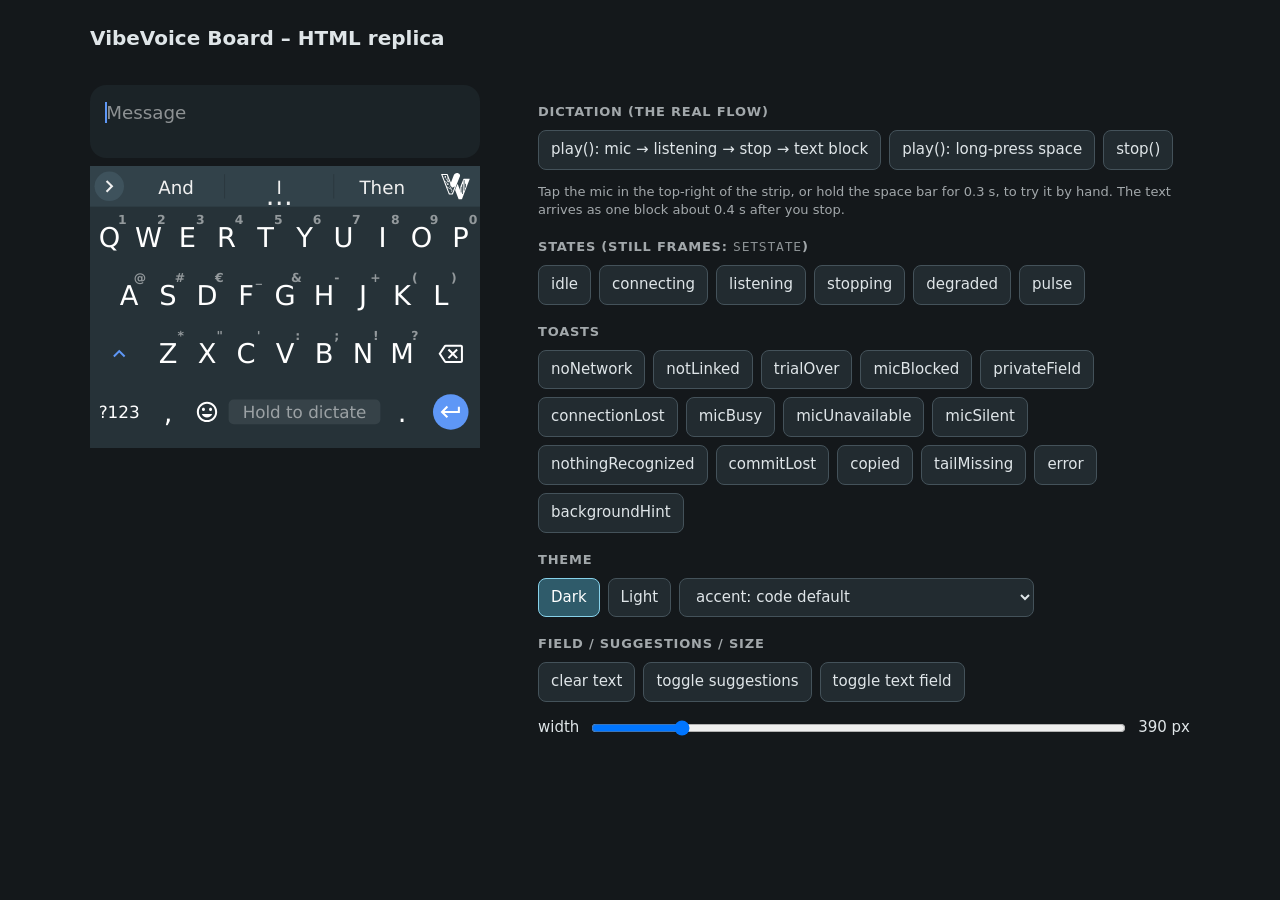
<file: web-replica/index.html>
<!doctype html>
<html lang="en">
<head>
<meta charset="utf-8">
<meta name="viewport" content="width=device-width, initial-scale=1">
<title>VibeVoice Board replica</title>
<link rel="stylesheet" href="keyboard.css">
<style>
  html, body { margin: 0; background: #14181b; color: #dfe5e8; font: 15px/1.45 system-ui, sans-serif; }
  body.light { background: #dfe3e6; color: #1b2327; }
  main { max-width: 1100px; margin: 0 auto; padding: 24px 16px 64px; display: grid; gap: 28px; grid-template-columns: minmax(0, 420px) 1fr; align-items: start; }
  @media (max-width: 820px) { main { grid-template-columns: 1fr; } }
  h1 { font-size: 20px; margin: 0 0 4px; grid-column: 1 / -1; }
  h2 { font-size: 13px; letter-spacing: .06em; text-transform: uppercase; opacity: .7; margin: 18px 0 8px; }
  .stage { position: sticky; top: 16px; }
  .btns { display: flex; flex-wrap: wrap; gap: 8px; }
  button, select { font: inherit; padding: 8px 12px; border-radius: 8px; border: 1px solid #44525a; background: #222b30; color: inherit; cursor: pointer; }
  body.light button, body.light select { background: #fff; border-color: #b8c1c6; }
  button:hover { border-color: #87d1ea; }
  button.on { background: #2f5b6a; border-color: #87d1ea; color: #fff; }
  code { font: 13px ui-monospace, monospace; opacity: .85; }
  .note { opacity: .7; font-size: 13px; }
  .size { display: flex; align-items: center; gap: 10px; }
  .size input { flex: 1; }
</style>
</head>
<body>
<main>
  <h1>VibeVoice Board &ndash; HTML replica</h1>

  <div class="stage">
    <div id="kb" style="width:390px"></div>
  </div>

  <div>
    <h2>Dictation (the real flow)</h2>
    <div class="btns">
      <button id="play">play(): mic &rarr; listening &rarr; stop &rarr; text block</button>
      <button id="playSpace">play(): long-press space</button>
      <button id="stop">stop()</button>
    </div>
    <p class="note">Tap the mic in the top-right of the strip, or hold the space bar for 0.3 s, to try it by hand. The text arrives as one block about 0.4 s after you stop.</p>

    <h2>States (still frames: <code>setState</code>)</h2>
    <div class="btns" id="states"></div>

    <h2>Toasts</h2>
    <div class="btns" id="toasts"></div>

    <h2>Theme</h2>
    <div class="btns">
      <button data-theme="dark" class="on">Dark</button>
      <button data-theme="light">Light</button>
      <select id="accent">
        <option value="default">accent: code default</option>
        <option value="screenshots">accent: as in the screenshots (#87D1EA)</option>
      </select>
    </div>

    <h2>Field / suggestions / size</h2>
    <div class="btns">
      <button id="clear">clear text</button>
      <button id="sug">toggle suggestions</button>
      <button id="fieldToggle">toggle text field</button>
    </div>
    <p class="size"><label for="w">width</label><input id="w" type="range" min="320" max="760" value="390"><span id="wv">390 px</span></p>
  </div>
</main>

<script src="keyboard.js"></script>
<script>
(function () {
  var q = new URLSearchParams(location.search);
  var el = document.getElementById("kb");
  var theme = q.get("theme") || "dark";
  var accent = q.get("accent") || "default";
  var bare = q.get("bare") === "1";
  var animate = q.get("animate") !== "0";
  var field = q.get("field") !== "0";
  if (q.get("w")) el.style.width = q.get("w") + "px";
  if (bare) {
    document.querySelectorAll("main > div:not(.stage), h1").forEach(function (n) { n.style.display = "none"; });
    document.querySelector("main").style.cssText = "display:block;max-width:none;padding:0";
    document.querySelector(".stage").style.position = "static";
    document.body.style.background = "transparent";
  }
  if (theme === "light") document.body.classList.add("light");

  var kb = VibeVoiceKeyboard.mount(el, { theme: theme, accent: accent, field: field && !bare ? true : (q.get("field") === "1"), animate: animate });
  window.kb = kb;
  if (q.get("text")) kb.setText(q.get("text"));
  if (q.get("sug") != null) kb.setSuggestions(q.get("sug") ? q.get("sug").split("|") : []);
  if (q.get("state")) kb.setState(q.get("state"), { seconds: q.get("seconds") != null ? +q.get("seconds") : undefined, frames: q.get("frames") != null ? +q.get("frames") : undefined });

  var states = ["idle", "connecting", "listening", "stopping", "degraded", "pulse"];
  var sbox = document.getElementById("states");
  states.forEach(function (s) {
    var b = document.createElement("button"); b.textContent = s;
    b.onclick = function () { kb.setState(s, s === "listening" ? { seconds: 12 } : {}); };
    sbox.appendChild(b);
  });
  var tbox = document.getElementById("toasts");
  Object.keys(VibeVoiceKeyboard.TOASTS).forEach(function (k) {
    var b = document.createElement("button"); b.textContent = k;
    b.onclick = function () { kb.showToast(k); };
    tbox.appendChild(b);
  });

  var sample = "I just walked through the old town and found the bakery you told me about. It was still open, so I got two croissants for tomorrow morning.";
  document.getElementById("play").onclick = function () { kb.setText(""); kb.play({ text: sample }); };
  document.getElementById("playSpace").onclick = function () { kb.setText(""); kb.play({ text: sample, via: "space" }); };
  document.getElementById("stop").onclick = function () { kb.stop(); };
  document.getElementById("clear").onclick = function () { kb.setText(""); };
  var sugOn = true;
  document.getElementById("sug").onclick = function () { sugOn = !sugOn; kb.setSuggestions(sugOn ? ["And", "I", "Then"] : []); };
  var fieldOn = field;
  document.getElementById("fieldToggle").onclick = function () {
    fieldOn = !fieldOn;
    var st = kb.getState(), th = kb.opts.theme, ac = kb.opts.accent, tx = kb.getText();
    kb.destroy();
    kb = window.kb = VibeVoiceKeyboard.mount(el, { theme: th, accent: ac, field: fieldOn });
    kb.setText(tx); if (st !== "idle") kb.setState(st);
  };
  Array.prototype.forEach.call(document.querySelectorAll("[data-theme]"), function (b) {
    b.onclick = function () {
      kb.setTheme(b.dataset.theme);
      document.body.classList.toggle("light", b.dataset.theme === "light");
      document.querySelectorAll("[data-theme]").forEach(function (x) { x.classList.toggle("on", x === b); });
    };
  });
  document.getElementById("accent").value = accent;
  document.getElementById("accent").onchange = function (e) { kb.setAccent(e.target.value); };
  var w = document.getElementById("w"), wv = document.getElementById("wv");
  w.oninput = function () { el.style.width = w.value + "px"; wv.textContent = w.value + " px"; };
})();
</script>
</body>
</html>
</file>
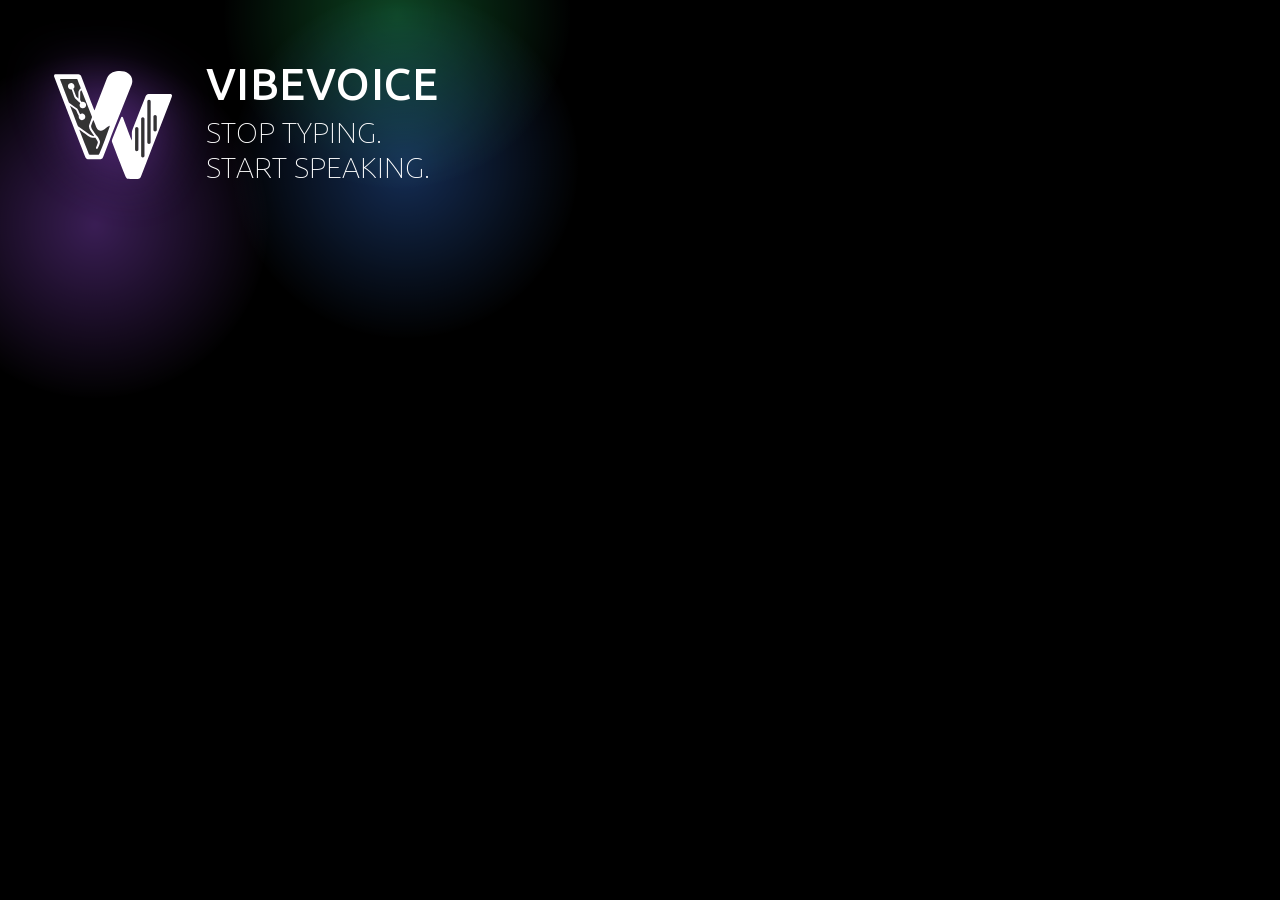
<file: marketing/overlays/feature.html>
<!doctype html>
<meta charset="utf-8">
<title>feature graphic</title>
<!--
  The Play feature graphic, 1024x500.

  Play only displays it when a promo video exists, so it is not urgent — but it costs one more
  Chrome pass on the ground the screenshots already establish, and having it means the video can
  ship the day it is cut rather than waiting on artwork.

  Authored at 512x250 and rendered at device scale 2. The composition is the landing page's hero
  turned on its side: mark on the left, wordmark and slogan on the right, same weight contrast,
  same blobs. Landscape, so the hero's stacked three lines would not fit -- the slogan sits beside
  the name instead of under it.
-->
<style>
  @font-face { font-family: 'Ubuntu Sans'; src: url('../../app/src/main/res/font/ubuntu_sans_thin.ttf') format('truetype'); font-weight: 100; }
  @font-face { font-family: 'Ubuntu Sans'; src: url('../../app/src/main/res/font/ubuntu_sans_semibold.ttf') format('truetype'); font-weight: 600; }

  html, body { margin: 0; padding: 0; }
  body {
    width: 512px; height: 250px; overflow: hidden; background: #000;
    font-family: 'Ubuntu Sans', sans-serif; color: #fff;
    display: flex; align-items: center; gap: 34px;
    padding: 0 54px; box-sizing: border-box; position: relative;
  }
  .blob {
    position: absolute; border-radius: 50%;
    width: 350px; height: 350px;          /* 140vmin of the 250px short side */
    mix-blend-mode: screen; opacity: 0.34; pointer-events: none;
  }
  .purple { background: radial-gradient(ellipse, #a855f7 0%, transparent 70%); left: -80px;  bottom: -150px; }
  .green  { background: radial-gradient(ellipse, #22c55e 0%, transparent 70%); right: -60px; bottom:   60px; }
  .blue   { background: radial-gradient(ellipse, #3b82f6 0%, transparent 70%); left:  230px; bottom:  -90px; }

  img { width: 118px; position: relative; z-index: 2; filter: drop-shadow(0 0 26px rgba(168,85,247,0.45)); }
  .words { position: relative; z-index: 2; }
  .mark { font-size: 44px; font-weight: 600; line-height: 1; letter-spacing: 0.01em; }
  /* 29px, measured rather than chosen: "START SPEAKING." costs 7.6px of width per px of size, and
     the words column is 512 minus 108 of padding, 118 of mark and 34 of gap = 252px. At 34px it
     wanted 258 and broke onto a third line, which unbalances the whole composition. */
  .slogan { font-size: 29px; font-weight: 100; line-height: 1.2; margin-top: 10px; white-space: nowrap; }
</style>

<div class="blob purple"></div>
<div class="blob green"></div>
<div class="blob blue"></div>

<img src="../assets/logo_white.svg" alt="">
<div class="words">
  <div class="mark">VIBEVOICE</div>
  <div class="slogan">STOP TYPING.<br>START SPEAKING.</div>
</div>
</file>
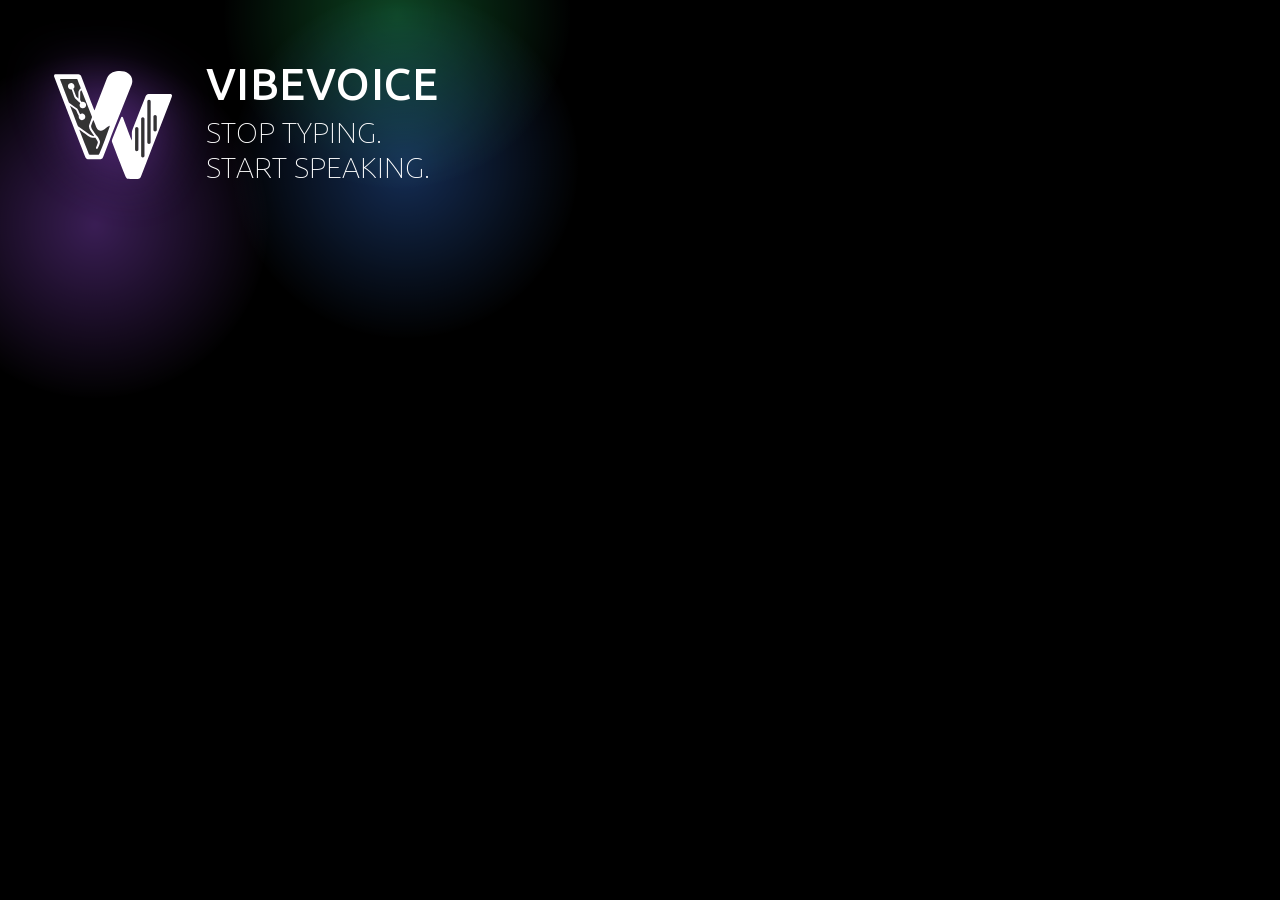
<file: marketing/render/feature.html>
<!doctype html>
<meta charset="utf-8">
<title>feature graphic</title>
<!--
  The Play feature graphic, 1024x500.

  Play only displays it when a promo video exists, so it is not urgent — but it costs one more
  Chrome pass on the ground the screenshots already establish, and having it means the video can
  ship the day it is cut rather than waiting on artwork.

  Authored at 512x250 and rendered at device scale 2. Any other canvas comes from the query string,
  ?w=600&h=315 for the 1200x630 link preview: the composition scales with the short side and the
  blobs are placed in percent, so the ground reaches every edge. The first link preview was this
  graphic letterboxed into 1200x630 with a black frame, because the two aspect ratios differ (2.05
  against 1.90) and padding fills with black. Rendering at the target size is what avoids that. The composition is the landing page's hero
  turned on its side: mark on the left, wordmark and slogan on the right, same weight contrast,
  same blobs. Landscape, so the hero's stacked three lines would not fit -- the slogan sits beside
  the name instead of under it.
-->
<style>
  @font-face { font-family: 'Ubuntu Sans'; src: url('../../app/src/main/res/font/ubuntu_sans_thin.ttf') format('truetype'); font-weight: 100; }
  @font-face { font-family: 'Ubuntu Sans'; src: url('../../app/src/main/res/font/ubuntu_sans_semibold.ttf') format('truetype'); font-weight: 600; }

  html, body { margin: 0; padding: 0; }
  /* --k is 1 at 512x250, the authored size; every length below is a multiple of it. */
  :root { --w: 512px; --h: 250px; --k: 1; }
  body {
    width: var(--w); height: var(--h); overflow: hidden; background: #000;
    font-family: 'Ubuntu Sans', sans-serif; color: #fff;
    display: flex; align-items: center; gap: calc(34px * var(--k));
    padding: 0 calc(54px * var(--k)); box-sizing: border-box; position: relative;
  }
  .blob {
    position: absolute; border-radius: 50%;
    width: calc(350px * var(--k)); height: calc(350px * var(--k));   /* 140vmin of the short side */
    mix-blend-mode: screen; opacity: 0.34; pointer-events: none;
  }
  /* Percent of the canvas, which at 512x250 is exactly the pixel positions they were drawn at. */
  .purple { background: radial-gradient(ellipse, #a855f7 0%, transparent 70%); left: -15.625%; bottom: -60%; }
  .green  { background: radial-gradient(ellipse, #22c55e 0%, transparent 70%); right: -11.719%; bottom: 24%; }
  .blue   { background: radial-gradient(ellipse, #3b82f6 0%, transparent 70%); left: 44.922%;  bottom: -36%; }

  img { width: calc(118px * var(--k)); position: relative; z-index: 2;
        filter: drop-shadow(0 0 calc(26px * var(--k)) rgba(168,85,247,0.45)); }
  .words { position: relative; z-index: 2; }
  .mark { font-size: calc(44px * var(--k)); font-weight: 600; line-height: 1; letter-spacing: 0.01em; }
  /* 29px, measured rather than chosen: "START SPEAKING." costs 7.6px of width per px of size, and
     the words column is 512 minus 108 of padding, 118 of mark and 34 of gap = 252px. At 34px it
     wanted 258 and broke onto a third line, which unbalances the whole composition. */
  .slogan { font-size: calc(29px * var(--k)); font-weight: 100; line-height: 1.2;
            margin-top: calc(10px * var(--k)); white-space: nowrap; }
</style>
<script>
  // Before first paint, so Chrome never shoots the authored size by mistake.
  const q = new URLSearchParams(location.search);
  const w = +q.get('w') || 512, h = +q.get('h') || 250;
  const r = document.documentElement.style;
  r.setProperty('--w', w + 'px'); r.setProperty('--h', h + 'px');
  // Scaled by the tighter side, so the row that was measured to fit 512 still fits.
  r.setProperty('--k', Math.min(w / 512, h / 250));
</script>

<div class="blob purple"></div>
<div class="blob green"></div>
<div class="blob blue"></div>

<img src="../assets/logo_white.svg" alt="">
<div class="words">
  <div class="mark">VIBEVOICE</div>
  <div class="slogan">STOP TYPING.<br>START SPEAKING.</div>
</div>
</file>
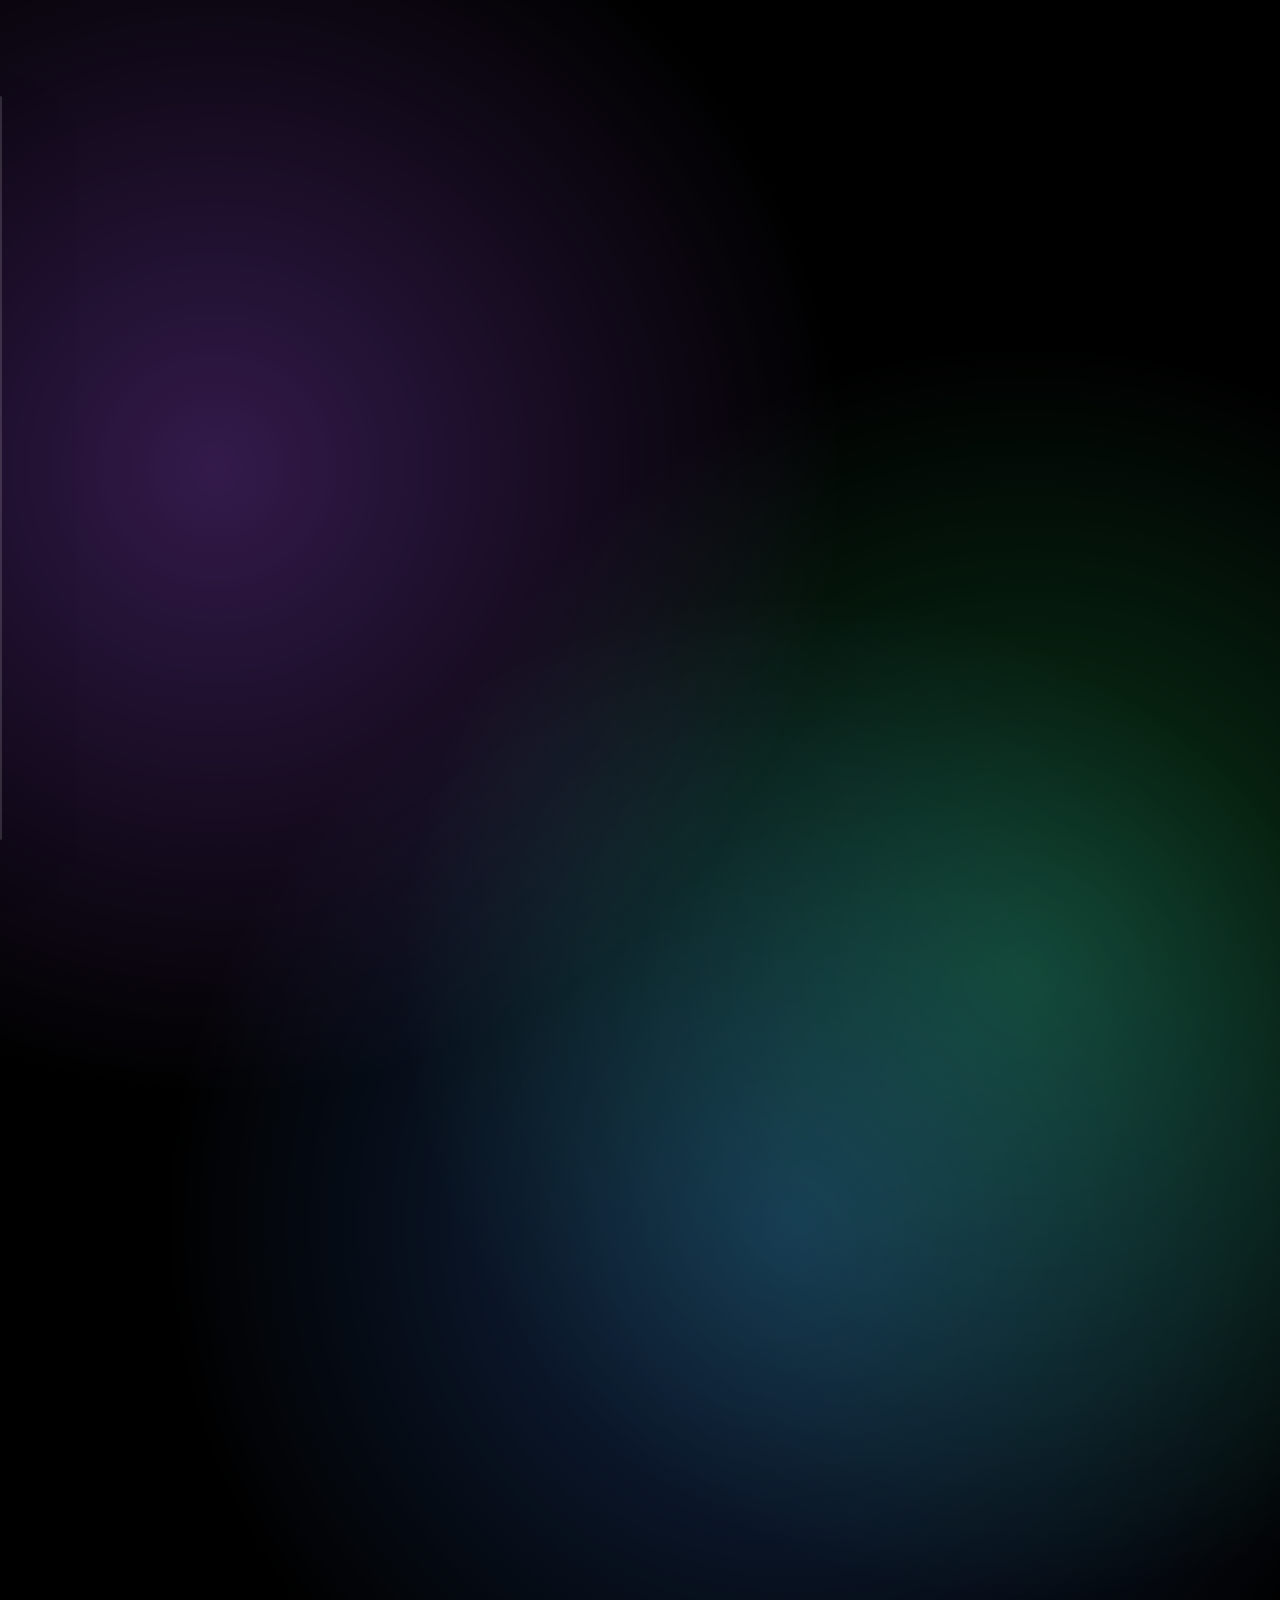
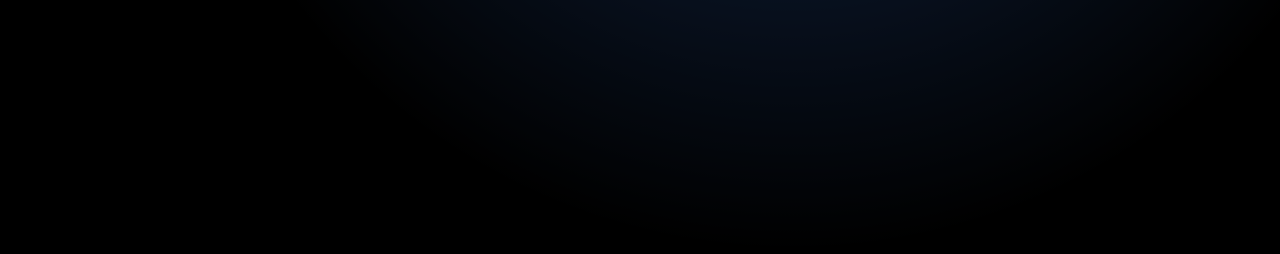
<file: marketing/render/frame.html>
<!doctype html>
<meta charset="utf-8">
<title>captioned frame</title>
<!--
  One captioned screenshot, rendered whole. Every marketing image with a phone in it comes from this
  file: the Play screenshots, the cards in the tester email, the ones on the website.

  WHY ONE TEMPLATE AND NOT ONE PER CHANNEL

  There used to be two, split by where the image was going: a portrait one for the store and a
  landscape one for email. That put the same caption logic, the same blob ground and the same device
  treatment in two files that then drifted apart -- the store composition centred its caption above
  the phone while the email one set it beside, so the two sets stopped looking like siblings. The
  channel is not what differs. The frame is. So the layout flips on aspect ratio and everything else
  is shared:

      wider than tall  ->  caption left, phone right
      taller than wide ->  caption above, phone below

  A new format is a line in targets.json, not a copy of this file.

  WHY THE PHONE IS NOT BIGGER IN PORTRAIT

  It cannot be, and the arithmetic is worth writing down so nobody tries again. The capture is
  1440x3120, which is 9:19.5. The portrait canvas is 9:16, the tallest ratio Play accepts. A phone
  that tall inside a canvas that shape occupies width = (its height / the canvas height) x 0.82, so
  even with no caption at all it never passes 82%, and with a caption band it settles near 66%.
  Making it wider means cropping the phone, and cropping the phone is what cost the WhatsApp shot
  its header the first time round. 66% it is.

  WHY THE WHOLE CAPTURE

  Recognition is the argument. A messaging screenshot without the contact at the top could be any
  app, and a home screen without its dock and page dots stops reading as a home screen -- which is
  the entire point of that one, since it says no app is open. `crop`, `zoom` and `focusx` exist for a
  capture that genuinely needs them; nothing currently uses them.

  USAGE: build.sh passes everything through the query string. Opened directly it shows placeholder
  text and an empty device -- enough to check the layout, not enough to check an image.
-->
<style>
  @font-face { font-family: 'Ubuntu Sans'; src: url('../../app/src/main/res/font/ubuntu_sans_thin.ttf') format('truetype'); font-weight: 100; }
  @font-face { font-family: 'Ubuntu Sans'; src: url('../../app/src/main/res/font/ubuntu_sans_regular.ttf') format('truetype'); font-weight: 400; }
  @font-face { font-family: 'Ubuntu Sans'; src: url('../../app/src/main/res/font/ubuntu_sans_semibold.ttf') format('truetype'); font-weight: 600; }

  /* Border-box throughout. The stage carries padding and a percentage height at the same time, and
     under content-box those add up: the phone was sized against a stage 80px taller than the frame
     and ran off the top and bottom edges. */
  *, *::before, *::after { box-sizing: border-box; }
  html, body { margin: 0; padding: 0; }
  body {
    width: 100vw; height: 100vh; overflow: hidden;
    /* --bg-color from the site's dark theme. The blobs are calibrated against black. */
    background: #000;
    font-family: 'Ubuntu Sans', sans-serif;
    color: #fff;
    position: relative;
    display: flex;
  }

  /* The three drifting blobs of AnimatedPageBackground.css, held still: same colours, same 70%
     stop, same screen blend. Sized in vmin and placed in per-cent so one set of numbers works in
     both orientations.

     0.30, not the app's 0.165. In the app they sit behind text that has to stay readable; here they
     are the only thing separating a marketing image from a black rectangle, and at the size these
     are viewed 0.165 disappears entirely. */
  .blob {
    position: absolute; border-radius: 50%;
    width: 140vmin; height: 140vmin;
    mix-blend-mode: screen; opacity: 0.30;
    pointer-events: none;
  }
  .purple { background: radial-gradient(ellipse, #a855f7 0%, transparent 70%); left: -46vmin; top: -18%; }
  .green  { background: radial-gradient(ellipse, #22c55e 0%, transparent 70%); right: -42vmin; top:  38%; }
  .blue   { background: radial-gradient(ellipse, #3b82f6 0%, transparent 70%); left:  18vmin; top:  66%; }

  .caption { position: relative; z-index: 2; }
  h1 { margin: 0; line-height: 1.18; font-weight: 100; text-wrap: balance; }
  /* The lead sits on its own line. Inline, the weight change lands mid-sentence and the phrase
     meant to hit first gets swallowed by the wrap. */
  h1 b { font-weight: 600; display: block; }
  .note { margin: 20px 0 0; font-weight: 400; color: rgba(255,255,255,0.5); }

  .stage { position: relative; z-index: 2; display: flex; justify-content: center; }
  /* An outline and a radius rather than a drawn device frame: a real frame dates the image to
     whatever handset it copies, and at the sizes these are viewed the outline is all that reads. */
  .device {
    flex: 0 0 auto; height: 100%;
    border-radius: 26px; overflow: hidden;
    border: 1px solid rgba(255,255,255,0.14);
    box-shadow: 0 24px 70px rgba(0,0,0,0.65);
  }
  .device img { display: block; height: auto; max-width: none; }

  /* ---- taller than wide: caption above, phone below ---- */
  body { flex-direction: column; }
  .caption { flex: 0 0 auto; padding: 56px 46px 28px; text-align: center; }
  h1 { font-size: 56px; }
  .note { font-size: 22px; margin-top: 24px; }
  .stage { flex: 1 1 auto; min-height: 0; align-items: flex-start; padding-bottom: 42px; }

  /* ---- wider than tall: caption left, phone right ---- */
  @media (min-aspect-ratio: 1/1) {
    body { flex-direction: row; align-items: center; }
    .caption { flex: 1 1 auto; padding: 0 28px 0 56px; text-align: left; }
    h1 { font-size: 34px; }
    .note { font-size: 15px; }
    .stage { flex: 0 0 auto; height: 100%; align-items: center; padding: 40px 52px 40px 0; }
  }

  /* No caption is a deliberate state, not a missing parameter: the hero carries its own words.
     The phone takes the room the caption would have used instead of leaving a hole. */
  body.bare .caption { display: none; }
  body.bare .stage { padding: 96px 0 60px; }
</style>

<div class="blob purple"></div>
<div class="blob green"></div>
<div class="blob blue"></div>

<div class="caption">
  <h1><b id="lead">Speak.</b> <span id="rest">The punctuation writes itself.</span></h1>
  <p class="note" id="note" hidden></p>
</div>

<div class="stage"><div class="device"><img id="shot" alt=""></div></div>

<script>
  const q = new URLSearchParams(location.search);
  const shot   = q.get('shot');
  const lead   = q.get('lead') || '';
  const rest   = q.get('rest') || '';
  const note   = q.get('note') || '';
  const crop   = parseFloat(q.get('crop')   || '0');
  const zoom   = parseFloat(q.get('zoom')   || '1');
  const focusx = parseFloat(q.get('focusx') || '0.5');

  if (!lead && !rest) {
    document.body.classList.add('bare');
  } else {
    document.getElementById('lead').textContent = lead;
    document.getElementById('rest').textContent = rest;
    if (note) {
      const el = document.getElementById('note');
      el.textContent = note;
      el.hidden = false;
    }
  }

  // The device box takes its width from the capture's own proportions, so the same stylesheet fits
  // a phone, a tablet or a crop without a second set of numbers. The image is then laid out at
  // `zoom` times that width and pulled left and up; both offsets are clamped, so the window can
  // never run off the image and leave a black band -- which is also why zoom=1 needs no special
  // case, the horizontal clamp collapses to zero on its own.
  // Sizing is re-run whenever the stage changes height, rather than measured once.
  //
  // Measuring once is what kept going wrong. On `load` the caption was still in the fallback face and
  // wrapped to more lines, so the stage was shorter than it would end up and the device kept a width
  // computed against that -- a phone narrower than the border drawn around it, with dead space
  // underneath. Awaiting document.fonts.ready did not fix it either: it resolves before the reflow
  // it causes has settled. An observer needs no guess about when the page has stopped moving.
  //
  // The width is assigned, not left to `aspect-ratio`: the device is a flex item, and flex sizing
  // settles its width from content before an aspect ratio gets a say.
  const img = document.getElementById('shot');
  if (shot) {
    const dev = img.parentElement;
    const fit = () => {
      if (!img.naturalWidth) return;
      const devH = dev.clientHeight;
      if (!devH) return;
      const devW = devH * img.naturalWidth / (img.naturalHeight * (1 - crop));
      // Guard the observer against itself: in landscape the stage takes its width from the device.
      if (Math.abs(parseFloat(dev.style.width) - devW) < 0.5) return;
      dev.style.width = `${devW}px`;

      const w = devW * zoom;
      const h = w * img.naturalHeight / img.naturalWidth;
      img.style.width = `${w}px`;
      const clamp = (v, lo) => Math.min(0, Math.max(lo, v));
      img.style.marginLeft = `${clamp(-(focusx * w - devW / 2), -(w - devW))}px`;
      img.style.marginTop  = `${clamp(-(crop * h), -(h - devH))}px`;
    };
    img.addEventListener('load', fit);
    new ResizeObserver(fit).observe(dev.parentElement);
    img.src = shot;
  }
</script>
</file>
<file: web-replica/keyboard.css>
/* VibeVoice Board replica. Colours arrive as custom properties from keyboard.js (buildTheme),
   all lengths are multiples of --u (1 dp = container width / 384). */

.vvk-host { display: block; position: relative; }

.vvk {
  --u: 1px;
  position: relative;
  width: 100%;
  font-family: Roboto, "Segoe UI", system-ui, -apple-system, "Helvetica Neue", Arial, sans-serif;
  -webkit-user-select: none; user-select: none;
  -webkit-tap-highlight-color: transparent;
  touch-action: manipulation;
  line-height: 1.2;
  text-size-adjust: 100%;
}

/* ---- the fake text field the dictation lands in ---------------------------------------------- */
.vvk-field {
  box-sizing: border-box;
  position: relative;
  min-height: calc(var(--u) * 72);
  max-height: calc(var(--u) * 168);
  overflow-y: auto;
  padding: calc(var(--u) * 16) calc(var(--u) * 16);
  margin-bottom: calc(var(--u) * 8);
  border-radius: calc(var(--u) * 16);
  font-size: calc(var(--u) * 18);
  line-height: 1.35;
  white-space: pre-wrap;
  overflow-wrap: anywhere;
  background: #1b2327;
  color: #ffffff;
  scrollbar-width: none;
}
.vvk[data-theme="light"] .vvk-field { background: #ffffff; color: #1f2a30; box-shadow: 0 0 0 1px rgba(0,0,0,.08) inset; }
.vvk-field::-webkit-scrollbar { display: none; }
.vvk-text { display: inline; }
.vvk-caret {
  display: inline-block; width: calc(var(--u) * 2); height: 1.15em; margin-left: 1px; vertical-align: text-bottom;
  background: var(--vvk-accent);
  animation: vvk-blink 1s steps(1) infinite;
}
@keyframes vvk-blink { 0%, 55% { opacity: 1; } 56%, 100% { opacity: 0; } }
.vvk-placeholder { position: absolute; left: calc(var(--u) * 16); top: calc(var(--u) * 16); opacity: .5; pointer-events: none; display: none; }
.vvk-field.vvk-empty .vvk-placeholder { display: block; }
.vvk-field.vvk-empty .vvk-caret { position: absolute; left: calc(var(--u) * 14); top: calc(var(--u) * 17); }

/* ---- keyboard ---------------------------------------------------------------------------------- */
.vvk-board { position: relative; background: var(--vvk-bg); overflow: hidden; }
.vvk-svg { display: block; width: 100%; height: auto; overflow: hidden; text-rendering: geometricPrecision; }
.vvk-keys { position: relative; }
.vvk-waves { position: absolute; left: 0; top: 0; width: 100%; height: 100%; pointer-events: none; }
.vvk-keysvg { position: relative; z-index: 1; }

.vvk-letter, .vvk-label { fill: var(--vvk-key-text); }
.vvk-hint { fill: var(--vvk-hint); }
.vvk-keybg { fill: transparent; }
.vvk-k.vvk-pressed .vvk-keybg { fill: var(--vvk-key-pressed); }
.vvk-spacebg { fill: var(--vvk-space); }
.vvk-k-space.vvk-pressed .vvk-spacebg { fill: var(--vvk-space-pressed); }
.vvk-actionbg { fill: var(--vvk-action); }
.vvk-k-action.vvk-pressed .vvk-actionbg { fill: var(--vvk-action-pressed); }
.vvk-actionicon { fill: var(--vvk-action-icon); }
.vvk-k, .vvk-mic { cursor: pointer; }
.vvk-mic.vvk-pressed { opacity: .72; }

/* ---- Android toast (system UI, approximated) --------------------------------------------------- */
.vvk-toast {
  position: absolute; left: 50%; bottom: calc(var(--u) * 28); z-index: 3;
  transform: translateX(-50%) translateY(calc(var(--u) * 8));
  max-width: calc(var(--u) * 320);
  box-sizing: border-box;
  padding: calc(var(--u) * 11) calc(var(--u) * 20);
  border-radius: calc(var(--u) * 24);
  background: rgba(56, 56, 56, .96); color: #f2f2f2;
  font-size: calc(var(--u) * 14); line-height: 1.3; text-align: center;
  opacity: 0; pointer-events: none;
  transition: opacity .18s ease, transform .18s ease;
}
.vvk[data-theme="light"] .vvk-toast { background: rgba(48, 48, 48, .96); }
.vvk-toast.vvk-show { opacity: 1; transform: translateX(-50%) translateY(0); }

@media (prefers-reduced-motion: reduce) {
  .vvk-caret { animation: none; }
  .vvk-toast { transition: none; }
}
</file>
